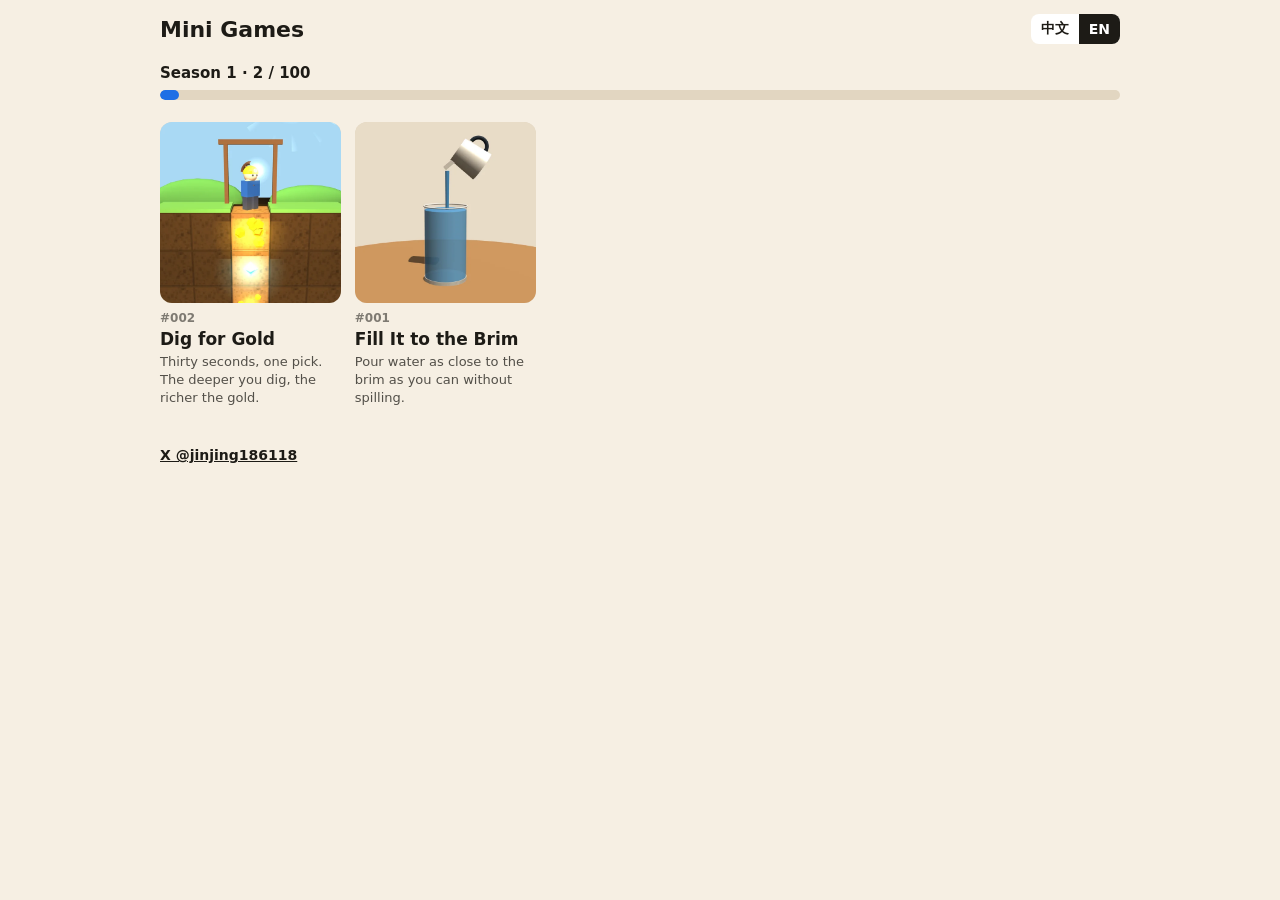
<file: index.html>
<!doctype html>
<html lang="en">
<head>
<meta charset="utf-8">
<meta name="viewport" content="width=device-width, initial-scale=1, viewport-fit=cover">
<title>Mini Games</title>
<meta name="description" content="A new small 3D game every day. Play in the browser, share your result.">
<link rel="icon" href="data:,">
<link rel="stylesheet" href="./home.css">
</head>
<body>
<header class="top">
  <a class="top__name" href="./"></a>
  <span class="top__tools"></span>
</header>
<main>
  <section class="season" aria-live="polite">
    <p class="season__label"></p>
    <div class="season__track"><div class="season__done"></div></div>
  </section>
  <ol class="shelf"></ol>
</main>
<footer class="foot"><a class="foot__x" target="_blank" rel="noopener"></a></footer>
<script type="module" src="./home.js"></script>
</body>
</html>
</file>
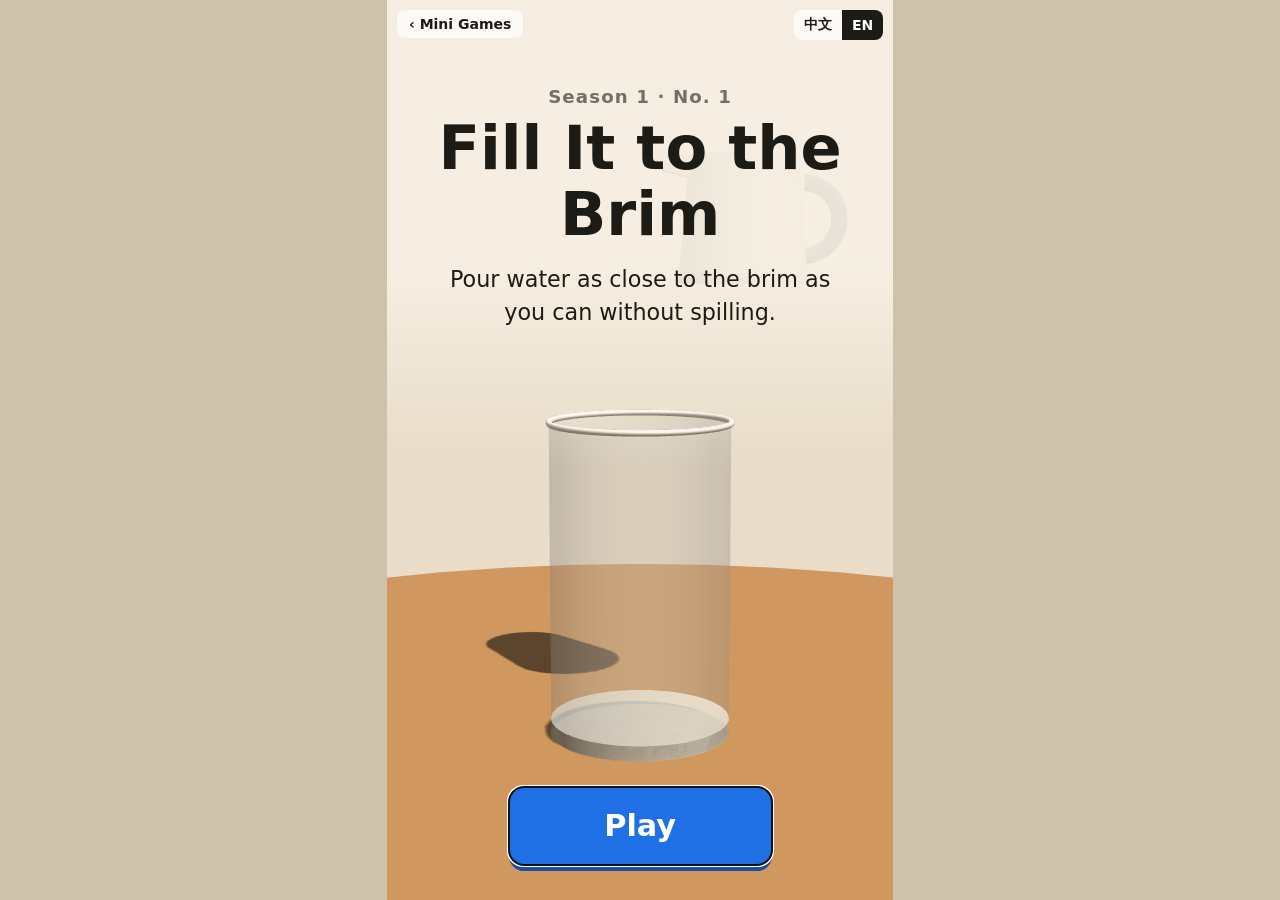
<file: g/fill/index.html>
<!doctype html>
<html lang="en">
<head>
<meta charset="utf-8">
<meta name="viewport" content="width=device-width, initial-scale=1, viewport-fit=cover">
<title>Fill It to the Brim</title>
<meta name="description" content="Pour water as close to the brim as you can without spilling.">
<meta property="og:type" content="website">
<meta property="og:title" content="Fill It to the Brim · 倒满">
<meta property="og:description" content="Pour water as close to the brim as you can without spilling.">
<!-- X needs absolute addresses for the card: change these together with `origin` in site.config.js. -->
<meta property="og:url" content="https://jinjing186118.github.io/minigames/g/fill/">
<meta property="og:image" content="https://jinjing186118.github.io/minigames/g/fill/cover.webp">
<meta name="twitter:card" content="summary">
<link rel="icon" href="data:,">
<link rel="stylesheet" href="../../kit/game.css">
<link rel="stylesheet" href="./fill.css">
</head>
<body class="game-page">
<main id="game" class="game"></main>
<script src="../../kit/vendor/three.min.js"></script>
<script type="module" src="./main.js"></script>
</body>
</html>
</file>
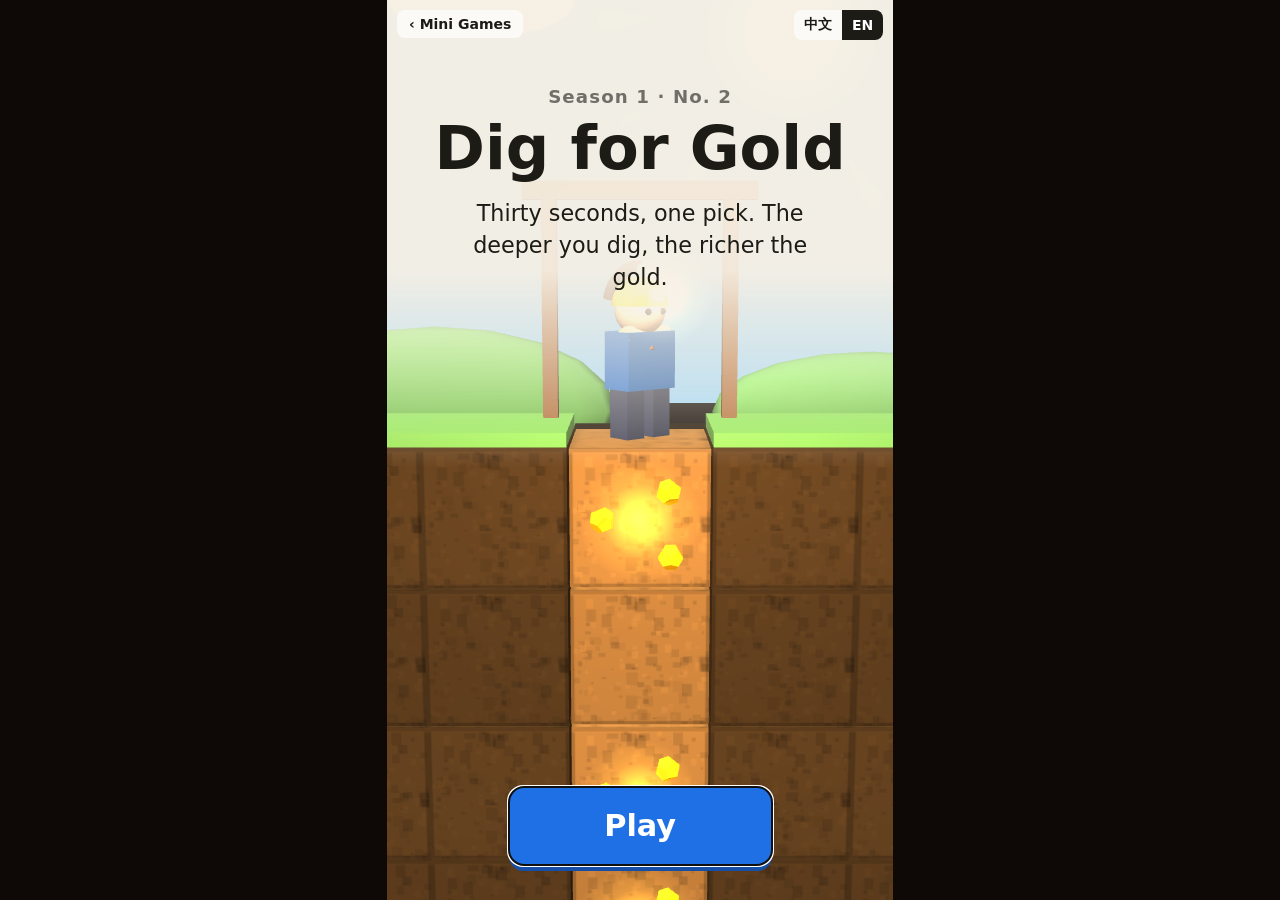
<file: g/mine/index.html>
<!doctype html>
<html lang="en">
<head>
<meta charset="utf-8">
<meta name="viewport" content="width=device-width, initial-scale=1, viewport-fit=cover">
<title>Dig for Gold</title>
<meta name="description" content="Thirty seconds, one pick. The deeper you dig, the richer the gold.">
<meta property="og:type" content="website">
<meta property="og:title" content="Dig for Gold · 挖金矿">
<meta property="og:description" content="Thirty seconds, one pick. The deeper you dig, the richer the gold.">
<!-- X needs absolute addresses for the card: change these together with `origin` in site.config.js. -->
<meta property="og:url" content="https://jinjing186118.github.io/minigames/g/mine/">
<meta property="og:image" content="https://jinjing186118.github.io/minigames/g/mine/cover.webp">
<meta name="twitter:card" content="summary">
<link rel="icon" href="data:,">
<link rel="stylesheet" href="../../kit/game.css">
<link rel="stylesheet" href="./mine.css">
</head>
<body class="game-page">
<main id="game" class="game"></main>
<script src="../../kit/vendor/three.min.js"></script>
<script type="module" src="./main.js"></script>
</body>
</html>
</file>
<file: home.css>
:root {
  --text: #1d1b16;
  --page: #f6efe3;
  --brand: #1f6fe5;
}

body {
  margin: 0;
  background: var(--page);
  color: var(--text);
  font-family: system-ui, -apple-system, "PingFang SC", "Noto Sans CJK SC", "Microsoft YaHei", sans-serif;
}

.top,
main,
.foot {
  max-width: 960px;
  margin: 0 auto;
  padding: 0 16px;
}

.top {
  display: flex;
  align-items: center;
  justify-content: space-between;
  padding-top: 14px;
  padding-bottom: 14px;
}

.top__name {
  color: inherit;
  font-size: 22px;
  font-weight: 900;
  text-decoration: none;
}

.lang-switch {
  display: inline-flex;
  border-radius: 8px;
  overflow: hidden;
  background: #fff;
}

.lang-switch button {
  border: 0;
  padding: 6px 10px;
  background: none;
  color: var(--text);
  font: inherit;
  font-size: 14px;
  font-weight: 600;
  cursor: pointer;
}

.lang-switch button[aria-pressed="true"] {
  background: var(--text);
  color: #fff;
}

.season {
  margin: 6px 0 22px;
}

.season__label {
  margin: 0 0 8px;
  font-size: 15px;
  font-weight: 800;
  font-variant-numeric: tabular-nums;
}

.season__track {
  height: 10px;
  border-radius: 5px;
  background: #e2d6c1;
  overflow: hidden;
}

.season__done {
  height: 100%;
  min-width: 10px;
  border-radius: 5px;
  background: var(--brand);
}

.shelf {
  display: grid;
  grid-template-columns: repeat(auto-fill, minmax(156px, 1fr));
  gap: 18px 14px;
  margin: 0;
  padding: 0;
  list-style: none;
}

.game-card {
  display: grid;
  gap: 4px;
  color: inherit;
  text-decoration: none;
}

.game-card img {
  width: 100%;
  height: auto;
  aspect-ratio: 1;
  border-radius: 12px;
  background: #e2d6c1;
  object-fit: cover;
}

.game-card__number {
  margin-top: 4px;
  font-size: 12px;
  font-weight: 700;
  opacity: 0.55;
}

.game-card strong {
  font-size: 17px;
}

.game-card__pitch {
  font-size: 13px;
  line-height: 1.4;
  opacity: 0.75;
}

.foot {
  padding-top: 40px;
  padding-bottom: 32px;
  font-size: 14px;
}

.foot__x {
  color: inherit;
  font-weight: 600;
}
</file>
<file: kit/game.css>
/* Shared look of a game page: a portrait column with the view, a title card and a result card. */
:root {
  --text: #1d1b16;
  --page: #f6efe3;
  --brand: #1f6fe5;
}

html,
body {
  margin: 0;
  height: 100%;
}

body.game-page {
  background: #cfc2ab;
  color: var(--text);
  font-family: system-ui, -apple-system, "PingFang SC", "Noto Sans CJK SC", "Microsoft YaHei", sans-serif;
  overflow: hidden;
  overscroll-behavior: none;
}

[hidden] {
  display: none !important;
}

.game {
  position: relative;
  height: 100vh;
  height: 100dvh;
  width: min(100vw, 100vh * 9 / 16);
  width: min(100vw, 100dvh * 9 / 16);
  margin: 0 auto;
  overflow: hidden;
  container-type: inline-size;
  background: var(--page);
  user-select: none;
  -webkit-user-select: none;
  -webkit-touch-callout: none;
  -webkit-tap-highlight-color: transparent;
}

.game__view,
.game__hud,
.game__title,
.game__result {
  position: absolute;
  inset: 0;
}

.game__view {
  touch-action: none;
}

.game__view canvas {
  display: block;
  width: 100%;
  height: 100%;
}

.game__hud {
  pointer-events: none;
}

.game--bare .game__hud,
.game--bare .game__home,
.game--bare .game__title,
.game--bare .game__result {
  display: none;
}

.game__home {
  position: absolute;
  top: max(10px, env(safe-area-inset-top));
  left: 10px;
  z-index: 3;
  padding: 6px 12px;
  border-radius: 8px;
  background: rgb(255 255 255 / 0.72);
  color: var(--text);
  font-size: 14px;
  font-weight: 600;
  text-decoration: none;
}

.lang-switch {
  display: inline-flex;
  border-radius: 8px;
  overflow: hidden;
  background: rgb(255 255 255 / 0.72);
}

.lang-switch button {
  border: 0;
  padding: 6px 10px;
  background: none;
  color: var(--text);
  font: inherit;
  font-size: 14px;
  font-weight: 600;
  cursor: pointer;
}

.lang-switch button[aria-pressed="true"] {
  background: var(--text);
  color: #fff;
}

/* Title card */
.game__title {
  z-index: 2;
  display: flex;
  flex-direction: column;
  align-items: center;
  padding: 0 6cqw max(7cqw, env(safe-area-inset-bottom));
  background: linear-gradient(rgb(246 239 227 / 0.94) 0, rgb(246 239 227 / 0.94) 30%, rgb(246 239 227 / 0) 52%);
  text-align: center;
  cursor: pointer;
}

.game__title .lang-switch {
  position: absolute;
  top: max(10px, env(safe-area-inset-top));
  right: 10px;
}

.game__number {
  margin: 17cqw 0 0;
  font-size: 3.6cqw;
  font-weight: 700;
  letter-spacing: 0.06em;
  opacity: 0.6;
}

.game__name {
  margin: 1.5cqw 0 0;
  font-size: 12cqw;
  line-height: 1.1;
  font-weight: 900;
}

.game__pitch {
  margin: 3cqw 0 0;
  max-width: 78cqw;
  font-size: 4.4cqw;
  line-height: 1.45;
}

.game__play {
  margin-top: auto;
  min-width: 52cqw;
  padding: 4.2cqw 8cqw;
  border: 0;
  border-radius: 3cqw;
  background: var(--brand);
  color: #fff;
  font: inherit;
  font-size: 6cqw;
  font-weight: 800;
  box-shadow: 0 1.2cqw 0 #174fa6;
  cursor: pointer;
}

/* Result card */
.game__result {
  z-index: 2;
  display: flex;
  flex-direction: column;
  align-items: center;
  pointer-events: none;
  text-align: center;
}

.game__headline {
  margin: 15cqw 0 0;
  font-size: 15cqw;
  line-height: 1;
  font-weight: 900;
  font-variant-numeric: tabular-nums;
}

.game__caption {
  margin: 2.5cqw 0 0;
  padding: 0 6cqw;
  font-size: 5cqw;
  font-weight: 700;
}

.game__card {
  pointer-events: auto;
  margin-top: auto;
  width: 100%;
  box-sizing: border-box;
  padding: 5cqw 5cqw max(5cqw, env(safe-area-inset-bottom));
  border-radius: 5cqw 5cqw 0 0;
  background: #fff;
  box-shadow: 0 -1cqw 6cqw rgb(0 0 0 / 0.12);
  animation: card-up 0.28s ease-out;
}

.game__card--settling {
  pointer-events: none;
}

@keyframes card-up {
  from {
    transform: translateY(100%);
  }
}

.game__actions {
  display: grid;
  grid-template-columns: 1fr 1.25fr;
  gap: 3cqw;
}

.game__button {
  display: flex;
  align-items: center;
  justify-content: center;
  min-height: 13cqw;
  box-sizing: border-box;
  border: 0.6cqw solid var(--text);
  border-radius: 3cqw;
  background: #fff;
  color: var(--text);
  font: inherit;
  font-size: 4.8cqw;
  font-weight: 800;
  text-decoration: none;
  cursor: pointer;
}

.game__button--main {
  border-color: var(--brand);
  background: var(--brand);
  color: #fff;
}

.game__follow {
  display: inline-block;
  margin-top: 4cqw;
  color: var(--text);
  font-size: 3.8cqw;
  font-weight: 600;
}

.game__elsewhere {
  position: absolute;
  inset: 0;
  display: grid;
  place-items: center;
  color: var(--text);
  font-size: 24px;
  font-weight: 800;
}
</file>
<file: g/fill/fill.css>
.hint {
  margin: 20cqw 0 0;
  text-align: center;
  color: #3a2f25;
  font-size: 5.6cqw;
  font-weight: 800;
}

.hint small {
  display: block;
  margin-top: 1.5cqw;
  font-size: 4cqw;
  font-weight: 700;
  opacity: 0.7;
}

.game__headline,
.game__caption {
  color: #fff;
  text-shadow: 0 0.4cqw 2.4cqw rgb(0 0 0 / 0.55);
}
</file>
<file: g/mine/mine.css>
body.game-page {
  background: #0e0906;
}

.mine-time {
  position: absolute;
  inset: 0 0 auto;
  height: 1.8cqw;
  background: rgb(0 0 0 / 0.3);
}

.mine-time i {
  display: block;
  height: 100%;
  background: #ffd23c;
  transform-origin: left;
}

.mine-time--late i {
  background: #ff5b3a;
}

.mine-gold,
.mine-where,
.mine-hint,
.mine-banner {
  position: absolute;
  left: 0;
  right: 0;
  margin: 0;
  text-align: center;
  font-weight: 900;
}

.mine-gold {
  top: 12cqw;
  color: #ffd23c;
  font-size: 13cqw;
  line-height: 1;
  font-variant-numeric: tabular-nums;
  -webkit-text-stroke: 1.2cqw #4a2c00;
  paint-order: stroke fill;
}

.mine-gold--bump {
  animation: mine-bump 0.16s ease-out;
}

@keyframes mine-bump {
  from {
    transform: scale(1.16);
    filter: brightness(1.5);
  }
}

.mine-next {
  position: absolute;
  top: 27.5cqw;
  left: 31cqw;
  right: 31cqw;
  height: 1.7cqw;
  border-radius: 1cqw;
  background: rgb(0 0 0 / 0.45);
  box-shadow: 0 0 0 0.45cqw rgb(0 0 0 / 0.35);
  overflow: hidden;
}

.mine-next i {
  display: block;
  height: 100%;
  background: var(--next, #fff);
  box-shadow: 0 0 2cqw var(--next, #fff);
  transform-origin: left;
  transition: transform 0.12s ease-out;
}

.mine-where {
  top: 31cqw;
  color: #fff;
  font-size: 3.8cqw;
  font-weight: 800;
  font-variant-numeric: tabular-nums;
  text-shadow: 0 0.3cqw 1.2cqw rgb(0 0 0 / 0.8);
}

.mine-combo {
  position: absolute;
  top: 38cqw;
  right: 4cqw;
  transform-origin: right center;
  margin: 0;
  display: grid;
  justify-items: end;
  color: var(--heat, #ffd23c);
  font-weight: 900;
  font-style: italic;
  line-height: 1;
  rotate: -6deg;
  text-shadow: 0 0.4cqw 1.6cqw rgb(0 0 0 / 0.85);
}

.mine-combo b {
  font-size: 11cqw;
  -webkit-text-stroke: 0.9cqw rgb(40 14 0 / 0.9);
  paint-order: stroke fill;
}

.mine-combo span {
  color: #fff;
  font-size: 3.8cqw;
  font-variant-numeric: tabular-nums;
}

.mine-combo i {
  width: 17cqw;
  height: 1.1cqw;
  margin-top: 1cqw;
  border-radius: 1cqw;
  background: var(--heat, #ffd23c);
  box-shadow: 0 0 1.6cqw var(--heat, #ffd23c);
  transform-origin: right;
}

/* The edges of the screen glow with the combo, and pulse red in the last seconds. */
.mine-edge {
  position: absolute;
  inset: 0;
  opacity: 0;
  box-shadow: inset 0 0 26cqw var(--heat, #ffd23c);
  transition: opacity 0.3s;
}

.mine-edge[data-heat="1"] {
  opacity: 0.3;
}

.mine-edge[data-heat="2"] {
  opacity: 0.45;
}

.mine-edge[data-heat="3"] {
  opacity: 0.6;
}

.mine-edge[data-heat="4"] {
  opacity: 0.75;
  animation: mine-throb 0.35s ease-in-out infinite alternate;
}

.mine-edge--late {
  opacity: 0.8;
  box-shadow: inset 0 0 26cqw #ff3b2a;
  animation: mine-throb 0.5s ease-in-out infinite alternate;
}

@keyframes mine-throb {
  to {
    box-shadow: inset 0 0 12cqw var(--heat, #ffd23c);
  }
}

.mine-edge--late {
  --heat: #ff3b2a;
}

.mine-hint {
  bottom: 16cqw;
  color: #fff;
  font-size: 6.4cqw;
  text-shadow: 0 0.4cqw 2cqw rgb(0 0 0 / 0.8);
  animation: mine-beat 0.9s ease-in-out infinite alternate;
}

@keyframes mine-beat {
  to {
    transform: scale(1.08);
  }
}

.mine-pop {
  position: absolute;
  top: 47%;
  translate: -50% 0;
  white-space: nowrap;
  color: #fff;
  font-size: 4.6cqw;
  font-weight: 900;
  font-variant-numeric: tabular-nums;
  text-shadow: 0 0.3cqw 1cqw rgb(0 0 0 / 0.85);
  animation: mine-rise 0.75s ease-out forwards;
}

.mine-pop--gold {
  color: #ffd23c;
  font-size: 6cqw;
}

.mine-pop--big {
  top: 53%;
  color: #ffd23c;
  font-size: 8.5cqw;
  animation-duration: 1.1s;
}

.mine-pop--gem {
  top: 59%;
  color: #9af5ff;
  font-size: 8.5cqw;
  animation-duration: 1.3s;
}

.mine-pop--cheer {
  top: 76%;
  color: #ffe06a;
  font-size: 9cqw;
  animation: mine-slam 1.2s ease-out forwards;
}

.mine-pop--big,
.mine-pop--gem,
.mine-pop--cheer,
.mine-pop--boom {
  -webkit-text-stroke: 0.9cqw rgb(30 12 0 / 0.85);
  paint-order: stroke fill;
}

.mine-pop--boom {
  top: 40%;
  color: #ff7a2a;
  font-size: 15cqw;
  font-style: italic;
  animation: mine-slam 0.7s ease-out forwards;
}

.mine-combo--up {
  animation: mine-up 0.45s ease-out;
}

@keyframes mine-up {
  from {
    scale: 1.7;
    filter: brightness(2);
  }
}

@keyframes mine-slam {
  from {
    transform: scale(2.4) rotate(-10deg);
    opacity: 0;
  }
  18% {
    transform: scale(1) rotate(-6deg);
    opacity: 1;
  }
  70% {
    transform: scale(1.05) rotate(-6deg);
    opacity: 1;
  }
  to {
    transform: scale(1.2) rotate(-6deg);
    opacity: 0;
  }
}

@keyframes mine-rise {
  from {
    transform: translateY(0) scale(0.6);
    opacity: 1;
  }
  20% {
    transform: translateY(-4cqw) scale(1.15);
    opacity: 1;
  }
  to {
    transform: translateY(-20cqw) scale(1);
    opacity: 0;
  }
}

.mine-banner {
  top: 68%;
  color: #fff;
  font-size: 9cqw;
  -webkit-text-stroke: 1cqw rgb(20 10 0 / 0.85);
  paint-order: stroke fill;
  text-shadow: 0 0.5cqw 2.4cqw rgb(0 0 0 / 0.9);
}

.mine-banner--in {
  animation: mine-sign 0.25s ease-out;
}

@keyframes mine-sign {
  from {
    transform: scale(1.6);
    opacity: 0;
  }
}

.mine-flash {
  position: absolute;
  inset: 0;
  background: #fff3c4;
  opacity: 0;
}

.mine-flash--on {
  animation: mine-flash 0.3s ease-out;
}

@keyframes mine-flash {
  from {
    opacity: 0.4;
  }
}

.game__headline {
  color: #ffd23c;
  -webkit-text-stroke: 1.2cqw #4a2c00;
  paint-order: stroke fill;
}

.game__caption {
  white-space: pre-line;
  color: #fff;
  text-shadow: 0 0.4cqw 2.4cqw rgb(0 0 0 / 0.7);
}

/* For people who asked their device for less motion: no flashes and no throbbing edges. */
@media (prefers-reduced-motion: reduce) {
  .mine-flash--on,
  .mine-edge,
  .mine-edge--late {
    animation: none;
  }
}
</file>
